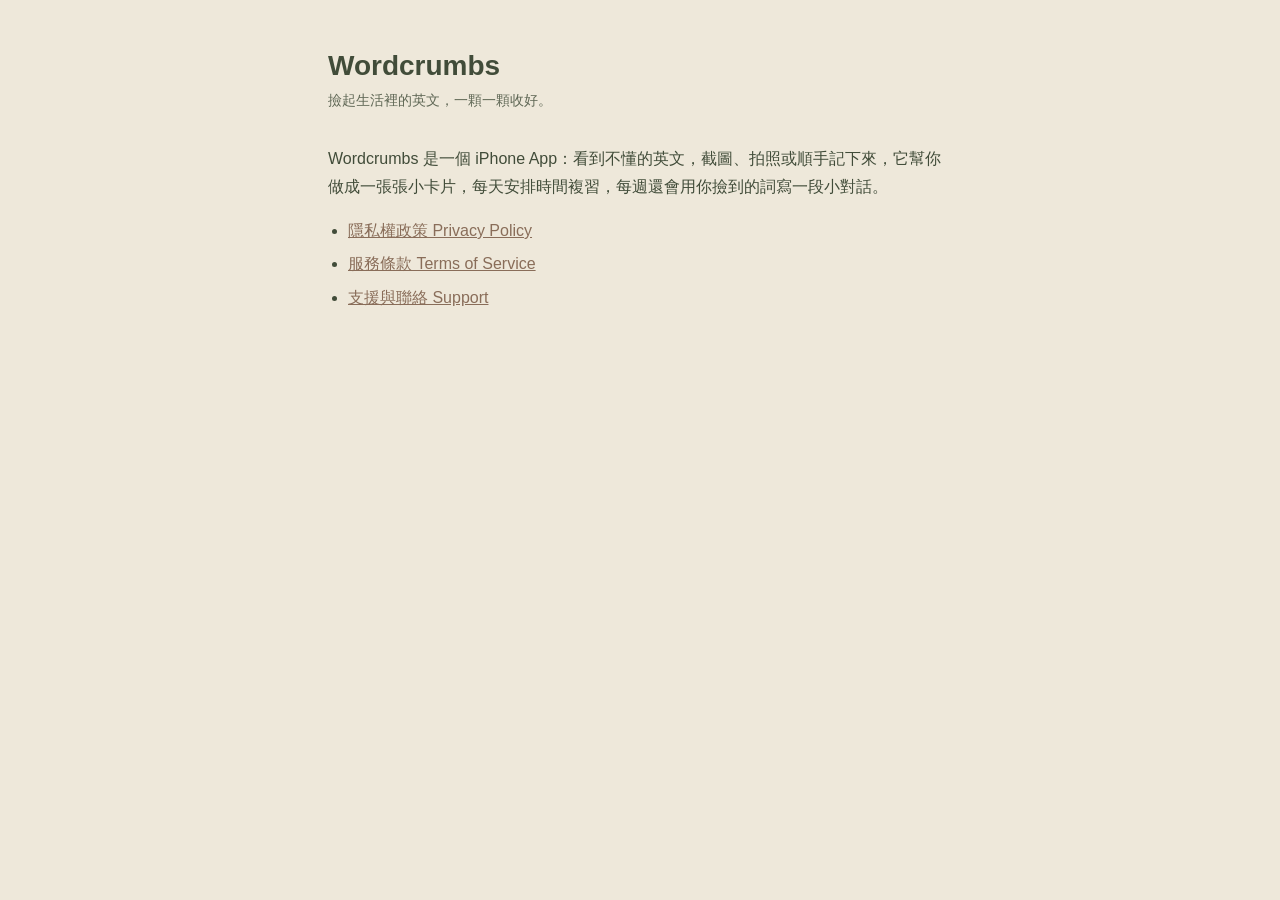
<file: index.html>
<!doctype html>
<html lang="zh-Hant">
<head>
<meta charset="utf-8">
<meta name="viewport" content="width=device-width, initial-scale=1">
<title>Wordcrumbs</title>
<link rel="stylesheet" href="style.css">
</head>
<body>
<main>
  <h1>Wordcrumbs</h1>
  <p class="meta">撿起生活裡的英文，一顆一顆收好。</p>
  <p>Wordcrumbs 是一個 iPhone App：看到不懂的英文，截圖、拍照或順手記下來，它幫你做成一張張小卡片，每天安排時間複習，每週還會用你撿到的詞寫一段小對話。</p>
  <ul>
    <li><a href="privacy.html">隱私權政策 Privacy Policy</a></li>
    <li><a href="terms.html">服務條款 Terms of Service</a></li>
    <li><a href="support.html">支援與聯絡 Support</a></li>
  </ul>
</main>
</body>
</html>
</file>
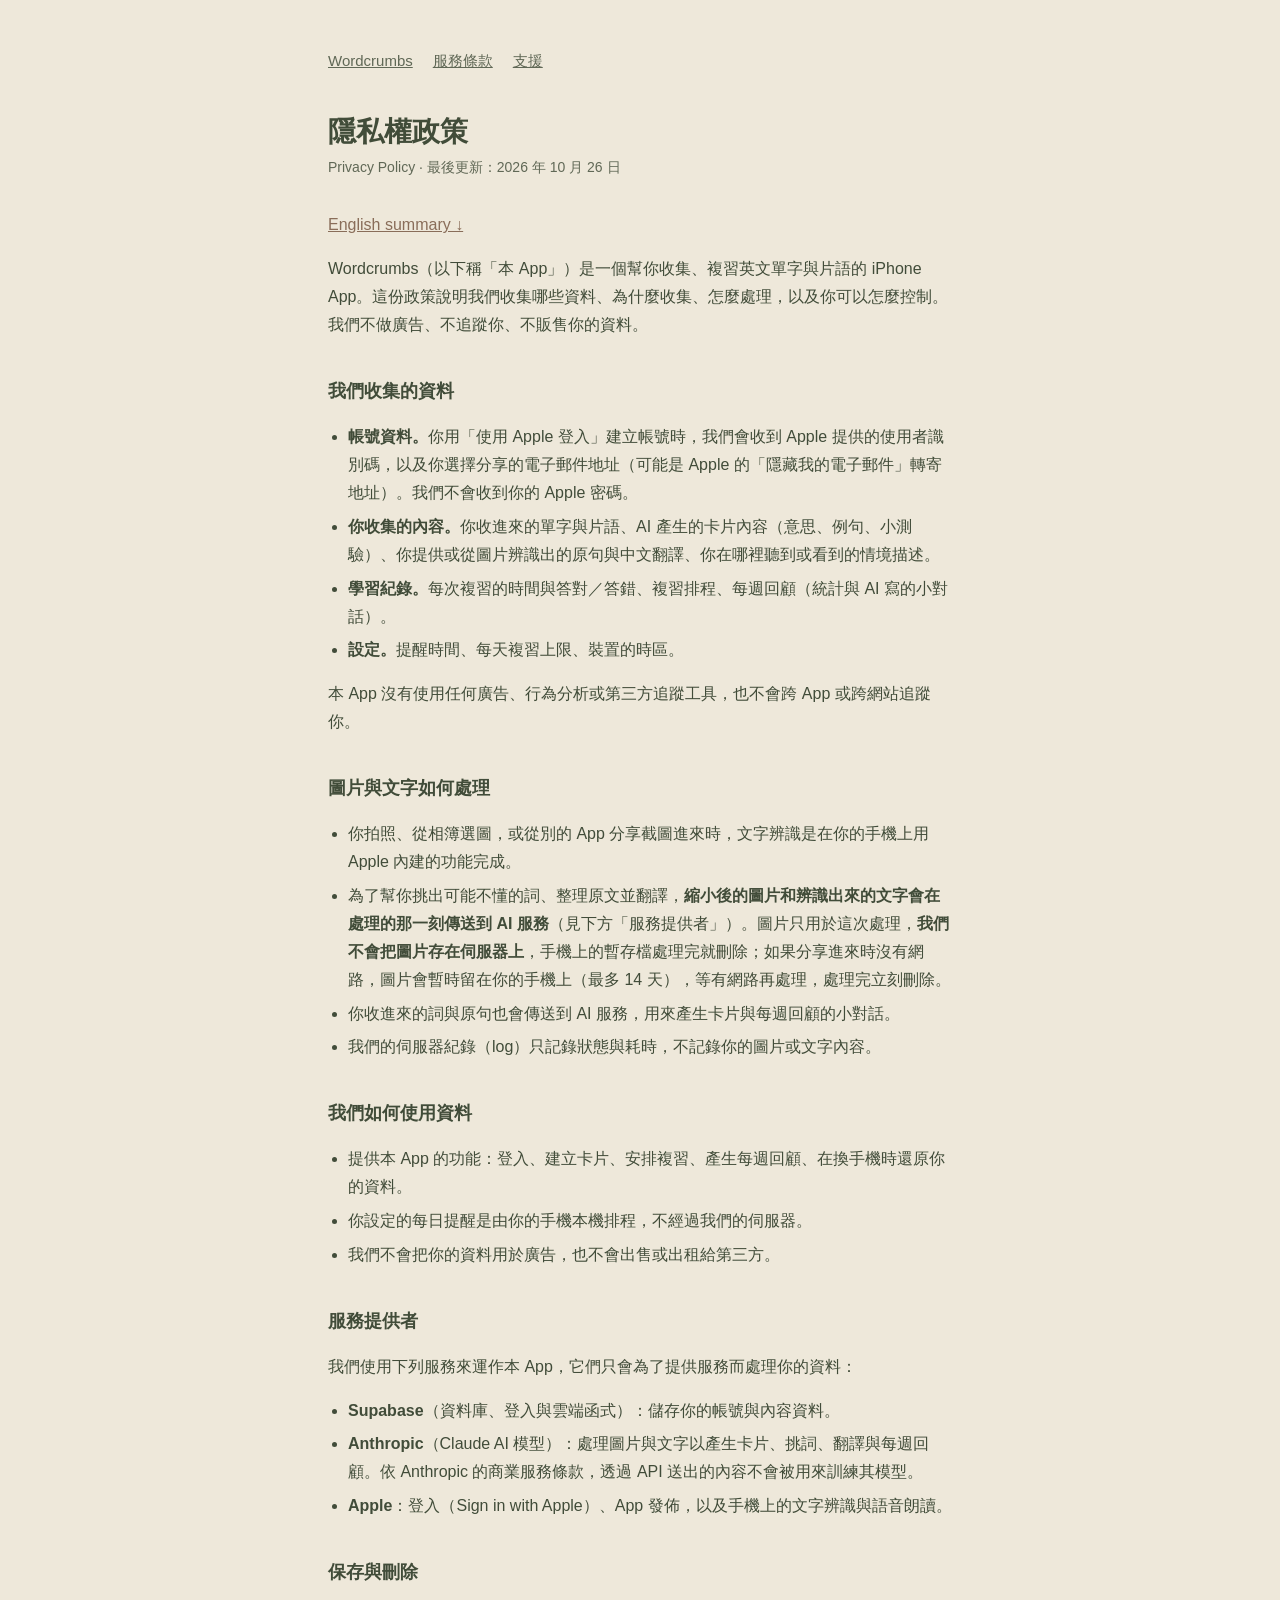
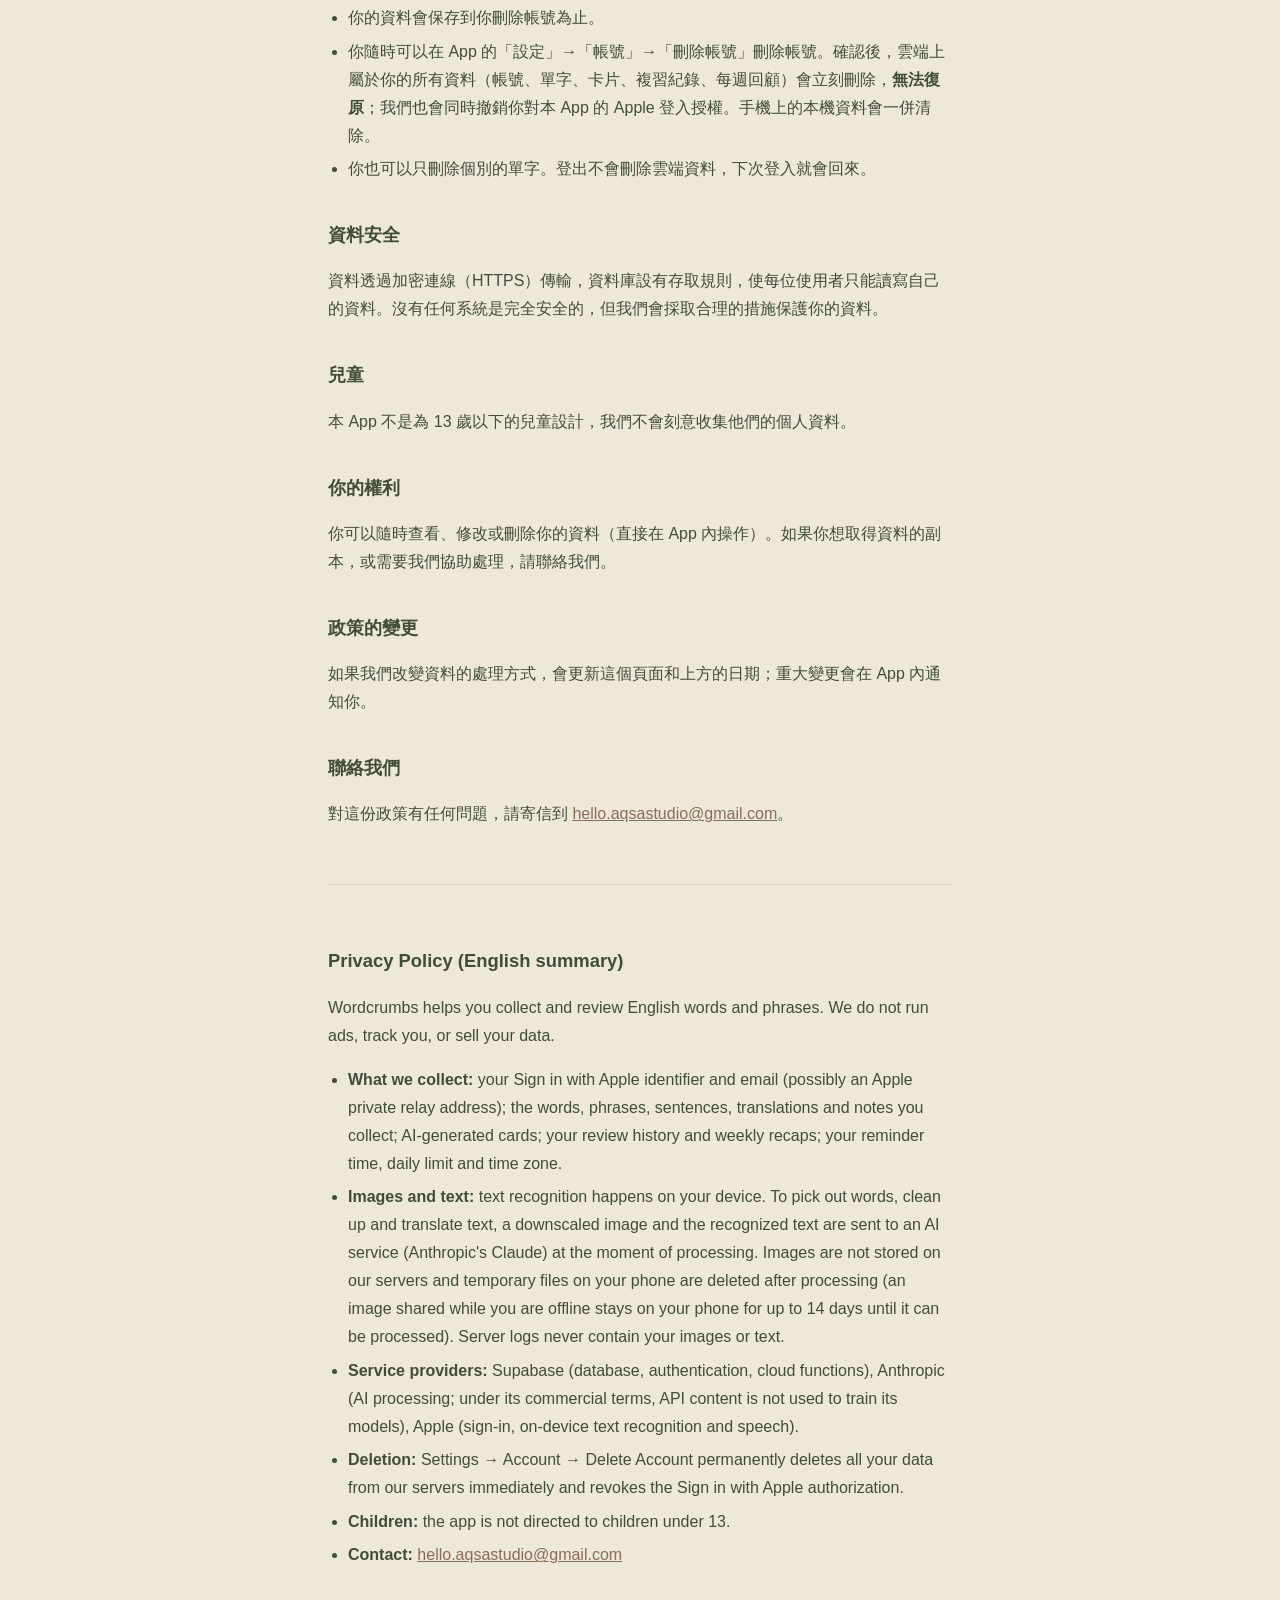
<file: privacy.html>
<!doctype html>
<html lang="zh-Hant">
<head>
<meta charset="utf-8">
<meta name="viewport" content="width=device-width, initial-scale=1">
<title>隱私權政策 · Wordcrumbs</title>
<link rel="stylesheet" href="style.css">
</head>
<body>
<main>
  <nav><a href="index.html">Wordcrumbs</a><a href="terms.html">服務條款</a><a href="support.html">支援</a></nav>
  <h1>隱私權政策</h1>
  <p class="meta">Privacy Policy · 最後更新：2026 年 10 月 26 日</p>
  <p><a href="#en">English summary ↓</a></p>

  <p>Wordcrumbs（以下稱「本 App」）是一個幫你收集、複習英文單字與片語的 iPhone App。這份政策說明我們收集哪些資料、為什麼收集、怎麼處理，以及你可以怎麼控制。我們不做廣告、不追蹤你、不販售你的資料。</p>

  <h2>我們收集的資料</h2>
  <ul>
    <li><strong>帳號資料。</strong>你用「使用 Apple 登入」建立帳號時，我們會收到 Apple 提供的使用者識別碼，以及你選擇分享的電子郵件地址（可能是 Apple 的「隱藏我的電子郵件」轉寄地址）。我們不會收到你的 Apple 密碼。</li>
    <li><strong>你收集的內容。</strong>你收進來的單字與片語、AI 產生的卡片內容（意思、例句、小測驗）、你提供或從圖片辨識出的原句與中文翻譯、你在哪裡聽到或看到的情境描述。</li>
    <li><strong>學習紀錄。</strong>每次複習的時間與答對／答錯、複習排程、每週回顧（統計與 AI 寫的小對話）。</li>
    <li><strong>設定。</strong>提醒時間、每天複習上限、裝置的時區。</li>
  </ul>
  <p>本 App 沒有使用任何廣告、行為分析或第三方追蹤工具，也不會跨 App 或跨網站追蹤你。</p>

  <h2>圖片與文字如何處理</h2>
  <ul>
    <li>你拍照、從相簿選圖，或從別的 App 分享截圖進來時，文字辨識是在你的手機上用 Apple 內建的功能完成。</li>
    <li>為了幫你挑出可能不懂的詞、整理原文並翻譯，<strong>縮小後的圖片和辨識出來的文字會在處理的那一刻傳送到 AI 服務</strong>（見下方「服務提供者」）。圖片只用於這次處理，<strong>我們不會把圖片存在伺服器上</strong>，手機上的暫存檔處理完就刪除；如果分享進來時沒有網路，圖片會暫時留在你的手機上（最多 14 天），等有網路再處理，處理完立刻刪除。</li>
    <li>你收進來的詞與原句也會傳送到 AI 服務，用來產生卡片與每週回顧的小對話。</li>
    <li>我們的伺服器紀錄（log）只記錄狀態與耗時，不記錄你的圖片或文字內容。</li>
  </ul>

  <h2>我們如何使用資料</h2>
  <ul>
    <li>提供本 App 的功能：登入、建立卡片、安排複習、產生每週回顧、在換手機時還原你的資料。</li>
    <li>你設定的每日提醒是由你的手機本機排程，不經過我們的伺服器。</li>
    <li>我們不會把你的資料用於廣告，也不會出售或出租給第三方。</li>
  </ul>

  <h2>服務提供者</h2>
  <p>我們使用下列服務來運作本 App，它們只會為了提供服務而處理你的資料：</p>
  <ul>
    <li><strong>Supabase</strong>（資料庫、登入與雲端函式）：儲存你的帳號與內容資料。</li>
    <li><strong>Anthropic</strong>（Claude AI 模型）：處理圖片與文字以產生卡片、挑詞、翻譯與每週回顧。依 Anthropic 的商業服務條款，透過 API 送出的內容不會被用來訓練其模型。</li>
    <li><strong>Apple</strong>：登入（Sign in with Apple）、App 發佈，以及手機上的文字辨識與語音朗讀。</li>
  </ul>

  <h2>保存與刪除</h2>
  <ul>
    <li>你的資料會保存到你刪除帳號為止。</li>
    <li>你隨時可以在 App 的「設定」→「帳號」→「刪除帳號」刪除帳號。確認後，雲端上屬於你的所有資料（帳號、單字、卡片、複習紀錄、每週回顧）會立刻刪除，<strong>無法復原</strong>；我們也會同時撤銷你對本 App 的 Apple 登入授權。手機上的本機資料會一併清除。</li>
    <li>你也可以只刪除個別的單字。登出不會刪除雲端資料，下次登入就會回來。</li>
  </ul>

  <h2>資料安全</h2>
  <p>資料透過加密連線（HTTPS）傳輸，資料庫設有存取規則，使每位使用者只能讀寫自己的資料。沒有任何系統是完全安全的，但我們會採取合理的措施保護你的資料。</p>

  <h2>兒童</h2>
  <p>本 App 不是為 13 歲以下的兒童設計，我們不會刻意收集他們的個人資料。</p>

  <h2>你的權利</h2>
  <p>你可以隨時查看、修改或刪除你的資料（直接在 App 內操作）。如果你想取得資料的副本，或需要我們協助處理，請聯絡我們。</p>

  <h2>政策的變更</h2>
  <p>如果我們改變資料的處理方式，會更新這個頁面和上方的日期；重大變更會在 App 內通知你。</p>

  <h2>聯絡我們</h2>
  <p>對這份政策有任何問題，請寄信到 <a href="mailto:hello.aqsastudio@gmail.com">hello.aqsastudio@gmail.com</a>。</p>

  <section class="lang" lang="en" id="en">
    <h2>Privacy Policy (English summary)</h2>
    <p>Wordcrumbs helps you collect and review English words and phrases. We do not run ads, track you, or sell your data.</p>
    <ul>
      <li><strong>What we collect:</strong> your Sign in with Apple identifier and email (possibly an Apple private relay address); the words, phrases, sentences, translations and notes you collect; AI-generated cards; your review history and weekly recaps; your reminder time, daily limit and time zone.</li>
      <li><strong>Images and text:</strong> text recognition happens on your device. To pick out words, clean up and translate text, a downscaled image and the recognized text are sent to an AI service (Anthropic's Claude) at the moment of processing. Images are not stored on our servers and temporary files on your phone are deleted after processing (an image shared while you are offline stays on your phone for up to 14 days until it can be processed). Server logs never contain your images or text.</li>
      <li><strong>Service providers:</strong> Supabase (database, authentication, cloud functions), Anthropic (AI processing; under its commercial terms, API content is not used to train its models), Apple (sign-in, on-device text recognition and speech).</li>
      <li><strong>Deletion:</strong> Settings → Account → Delete Account permanently deletes all your data from our servers immediately and revokes the Sign in with Apple authorization.</li>
      <li><strong>Children:</strong> the app is not directed to children under 13.</li>
      <li><strong>Contact:</strong> <a href="mailto:hello.aqsastudio@gmail.com">hello.aqsastudio@gmail.com</a></li>
    </ul>
  </section>
</main>
</body>
</html>
</file>
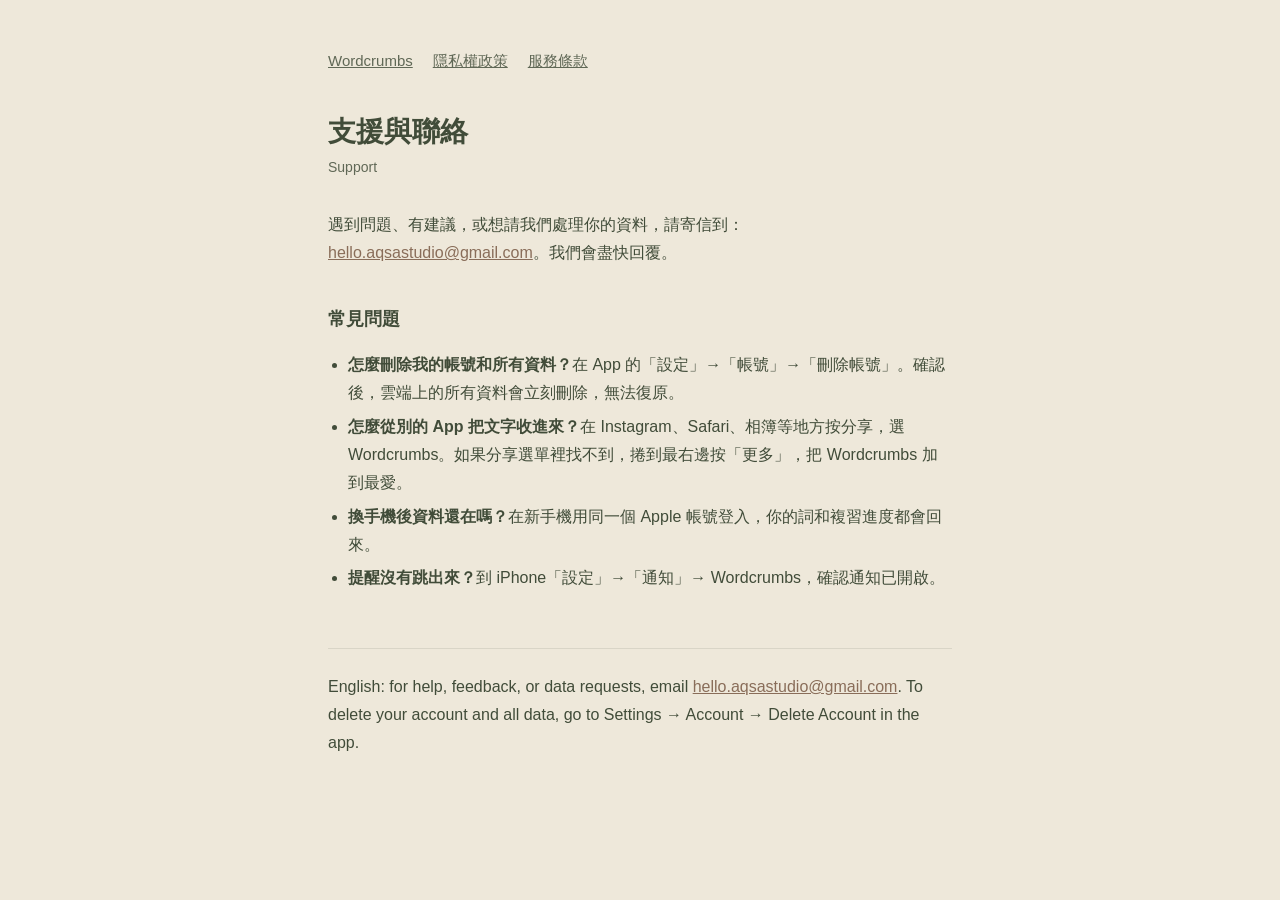
<file: support.html>
<!doctype html>
<html lang="zh-Hant">
<head>
<meta charset="utf-8">
<meta name="viewport" content="width=device-width, initial-scale=1">
<title>支援 · Wordcrumbs</title>
<link rel="stylesheet" href="style.css">
</head>
<body>
<main>
  <nav><a href="index.html">Wordcrumbs</a><a href="privacy.html">隱私權政策</a><a href="terms.html">服務條款</a></nav>
  <h1>支援與聯絡</h1>
  <p class="meta">Support</p>
  <p>遇到問題、有建議，或想請我們處理你的資料，請寄信到：<a href="mailto:hello.aqsastudio@gmail.com">hello.aqsastudio@gmail.com</a>。我們會盡快回覆。</p>
  <h2>常見問題</h2>
  <ul>
    <li><strong>怎麼刪除我的帳號和所有資料？</strong>在 App 的「設定」→「帳號」→「刪除帳號」。確認後，雲端上的所有資料會立刻刪除，無法復原。</li>
    <li><strong>怎麼從別的 App 把文字收進來？</strong>在 Instagram、Safari、相簿等地方按分享，選 Wordcrumbs。如果分享選單裡找不到，捲到最右邊按「更多」，把 Wordcrumbs 加到最愛。</li>
    <li><strong>換手機後資料還在嗎？</strong>在新手機用同一個 Apple 帳號登入，你的詞和複習進度都會回來。</li>
    <li><strong>提醒沒有跳出來？</strong>到 iPhone「設定」→「通知」→ Wordcrumbs，確認通知已開啟。</li>
  </ul>
  <p class="lang">English: for help, feedback, or data requests, email <a href="mailto:hello.aqsastudio@gmail.com">hello.aqsastudio@gmail.com</a>. To delete your account and all data, go to Settings → Account → Delete Account in the app.</p>
</main>
</body>
</html>
</file>
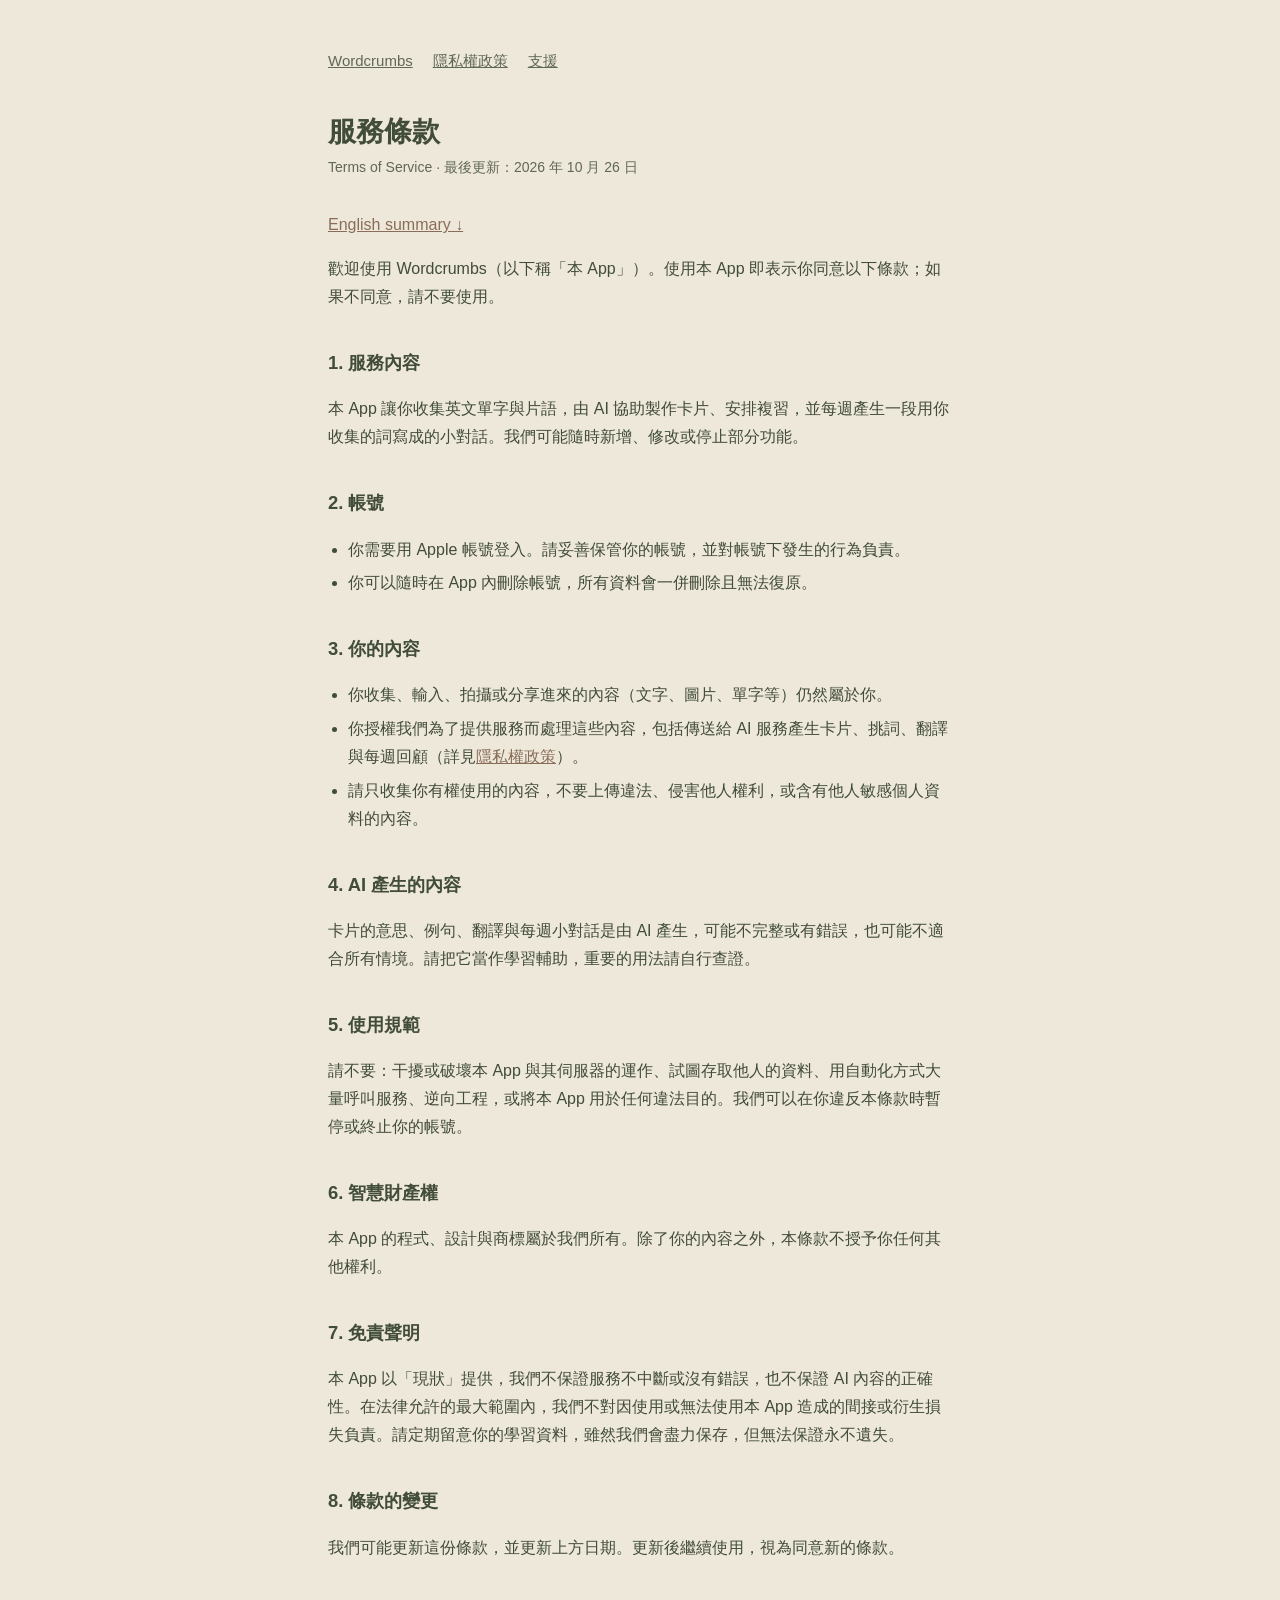
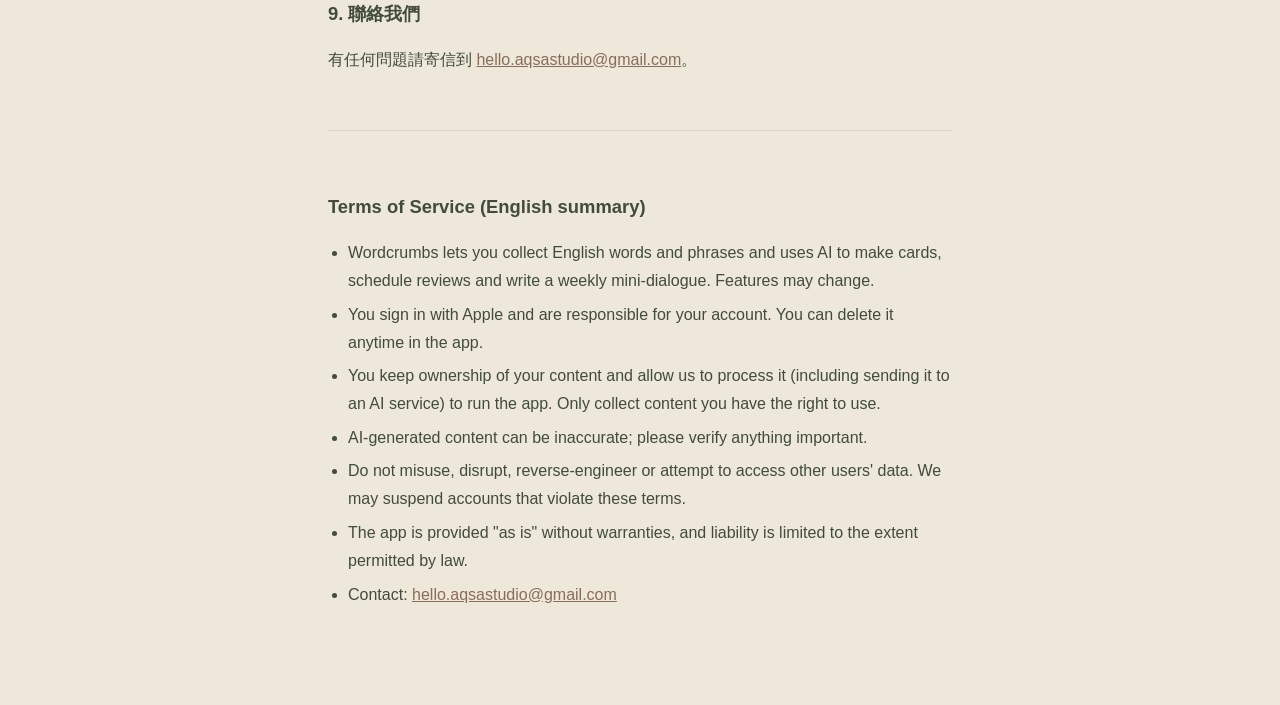
<file: terms.html>
<!doctype html>
<html lang="zh-Hant">
<head>
<meta charset="utf-8">
<meta name="viewport" content="width=device-width, initial-scale=1">
<title>服務條款 · Wordcrumbs</title>
<link rel="stylesheet" href="style.css">
</head>
<body>
<main>
  <nav><a href="index.html">Wordcrumbs</a><a href="privacy.html">隱私權政策</a><a href="support.html">支援</a></nav>
  <h1>服務條款</h1>
  <p class="meta">Terms of Service · 最後更新：2026 年 10 月 26 日</p>
  <p><a href="#en">English summary ↓</a></p>

  <p>歡迎使用 Wordcrumbs（以下稱「本 App」）。使用本 App 即表示你同意以下條款；如果不同意，請不要使用。</p>

  <h2>1. 服務內容</h2>
  <p>本 App 讓你收集英文單字與片語，由 AI 協助製作卡片、安排複習，並每週產生一段用你收集的詞寫成的小對話。我們可能隨時新增、修改或停止部分功能。</p>

  <h2>2. 帳號</h2>
  <ul>
    <li>你需要用 Apple 帳號登入。請妥善保管你的帳號，並對帳號下發生的行為負責。</li>
    <li>你可以隨時在 App 內刪除帳號，所有資料會一併刪除且無法復原。</li>
  </ul>

  <h2>3. 你的內容</h2>
  <ul>
    <li>你收集、輸入、拍攝或分享進來的內容（文字、圖片、單字等）仍然屬於你。</li>
    <li>你授權我們為了提供服務而處理這些內容，包括傳送給 AI 服務產生卡片、挑詞、翻譯與每週回顧（詳見<a href="privacy.html">隱私權政策</a>）。</li>
    <li>請只收集你有權使用的內容，不要上傳違法、侵害他人權利，或含有他人敏感個人資料的內容。</li>
  </ul>

  <h2>4. AI 產生的內容</h2>
  <p>卡片的意思、例句、翻譯與每週小對話是由 AI 產生，可能不完整或有錯誤，也可能不適合所有情境。請把它當作學習輔助，重要的用法請自行查證。</p>

  <h2>5. 使用規範</h2>
  <p>請不要：干擾或破壞本 App 與其伺服器的運作、試圖存取他人的資料、用自動化方式大量呼叫服務、逆向工程，或將本 App 用於任何違法目的。我們可以在你違反本條款時暫停或終止你的帳號。</p>

  <h2>6. 智慧財產權</h2>
  <p>本 App 的程式、設計與商標屬於我們所有。除了你的內容之外，本條款不授予你任何其他權利。</p>

  <h2>7. 免責聲明</h2>
  <p>本 App 以「現狀」提供，我們不保證服務不中斷或沒有錯誤，也不保證 AI 內容的正確性。在法律允許的最大範圍內，我們不對因使用或無法使用本 App 造成的間接或衍生損失負責。請定期留意你的學習資料，雖然我們會盡力保存，但無法保證永不遺失。</p>

  <h2>8. 條款的變更</h2>
  <p>我們可能更新這份條款，並更新上方日期。更新後繼續使用，視為同意新的條款。</p>

  <h2>9. 聯絡我們</h2>
  <p>有任何問題請寄信到 <a href="mailto:hello.aqsastudio@gmail.com">hello.aqsastudio@gmail.com</a>。</p>

  <section class="lang" lang="en" id="en">
    <h2>Terms of Service (English summary)</h2>
    <ul>
      <li>Wordcrumbs lets you collect English words and phrases and uses AI to make cards, schedule reviews and write a weekly mini-dialogue. Features may change.</li>
      <li>You sign in with Apple and are responsible for your account. You can delete it anytime in the app.</li>
      <li>You keep ownership of your content and allow us to process it (including sending it to an AI service) to run the app. Only collect content you have the right to use.</li>
      <li>AI-generated content can be inaccurate; please verify anything important.</li>
      <li>Do not misuse, disrupt, reverse-engineer or attempt to access other users' data. We may suspend accounts that violate these terms.</li>
      <li>The app is provided "as is" without warranties, and liability is limited to the extent permitted by law.</li>
      <li>Contact: <a href="mailto:hello.aqsastudio@gmail.com">hello.aqsastudio@gmail.com</a></li>
    </ul>
  </section>
</main>
</body>
</html>
</file>
<file: style.css>
:root {
  --bg: #eee8da;
  --card: #f6f4ec;
  --ink: #414c39;
  --muted: #606856;
  --line: #d9d5c7;
  --accent: #896d59;
}
@media (prefers-color-scheme: dark) {
  :root {
    --bg: #23271f;
    --card: #2c3126;
    --ink: #e8e4d6;
    --muted: #a7ae9a;
    --line: #3d4435;
    --accent: #c7a19b;
  }
}
* { box-sizing: border-box; }
body {
  margin: 0;
  background: var(--bg);
  color: var(--ink);
  font: 16px/1.75 -apple-system, "PingFang TC", "Noto Sans TC", "Microsoft JhengHei", sans-serif;
}
main {
  max-width: 42rem;
  margin: 0 auto;
  padding: 3rem max(1.5rem, env(safe-area-inset-left)) 5rem;
}
h1 { font-size: 1.75rem; line-height: 1.3; margin: 0 0 .25rem; }
h2 { font-size: 1.15rem; margin: 2.25rem 0 .5rem; }
p, li { color: var(--ink); }
.meta { color: var(--muted); font-size: .875rem; margin: 0 0 2rem; }
ul { padding-left: 1.25rem; }
li { margin: .35rem 0; }
a { color: var(--accent); }
nav { display: flex; gap: 1.25rem; flex-wrap: wrap; margin-bottom: 2.5rem; font-size: .9375rem; }
nav a { color: var(--muted); }
.lang { margin-top: 3.5rem; padding-top: 1.5rem; border-top: 1px solid var(--line); }
.note { background: var(--card); border: 1px solid var(--line); border-radius: 12px; padding: 1rem 1.25rem; }
</file>
